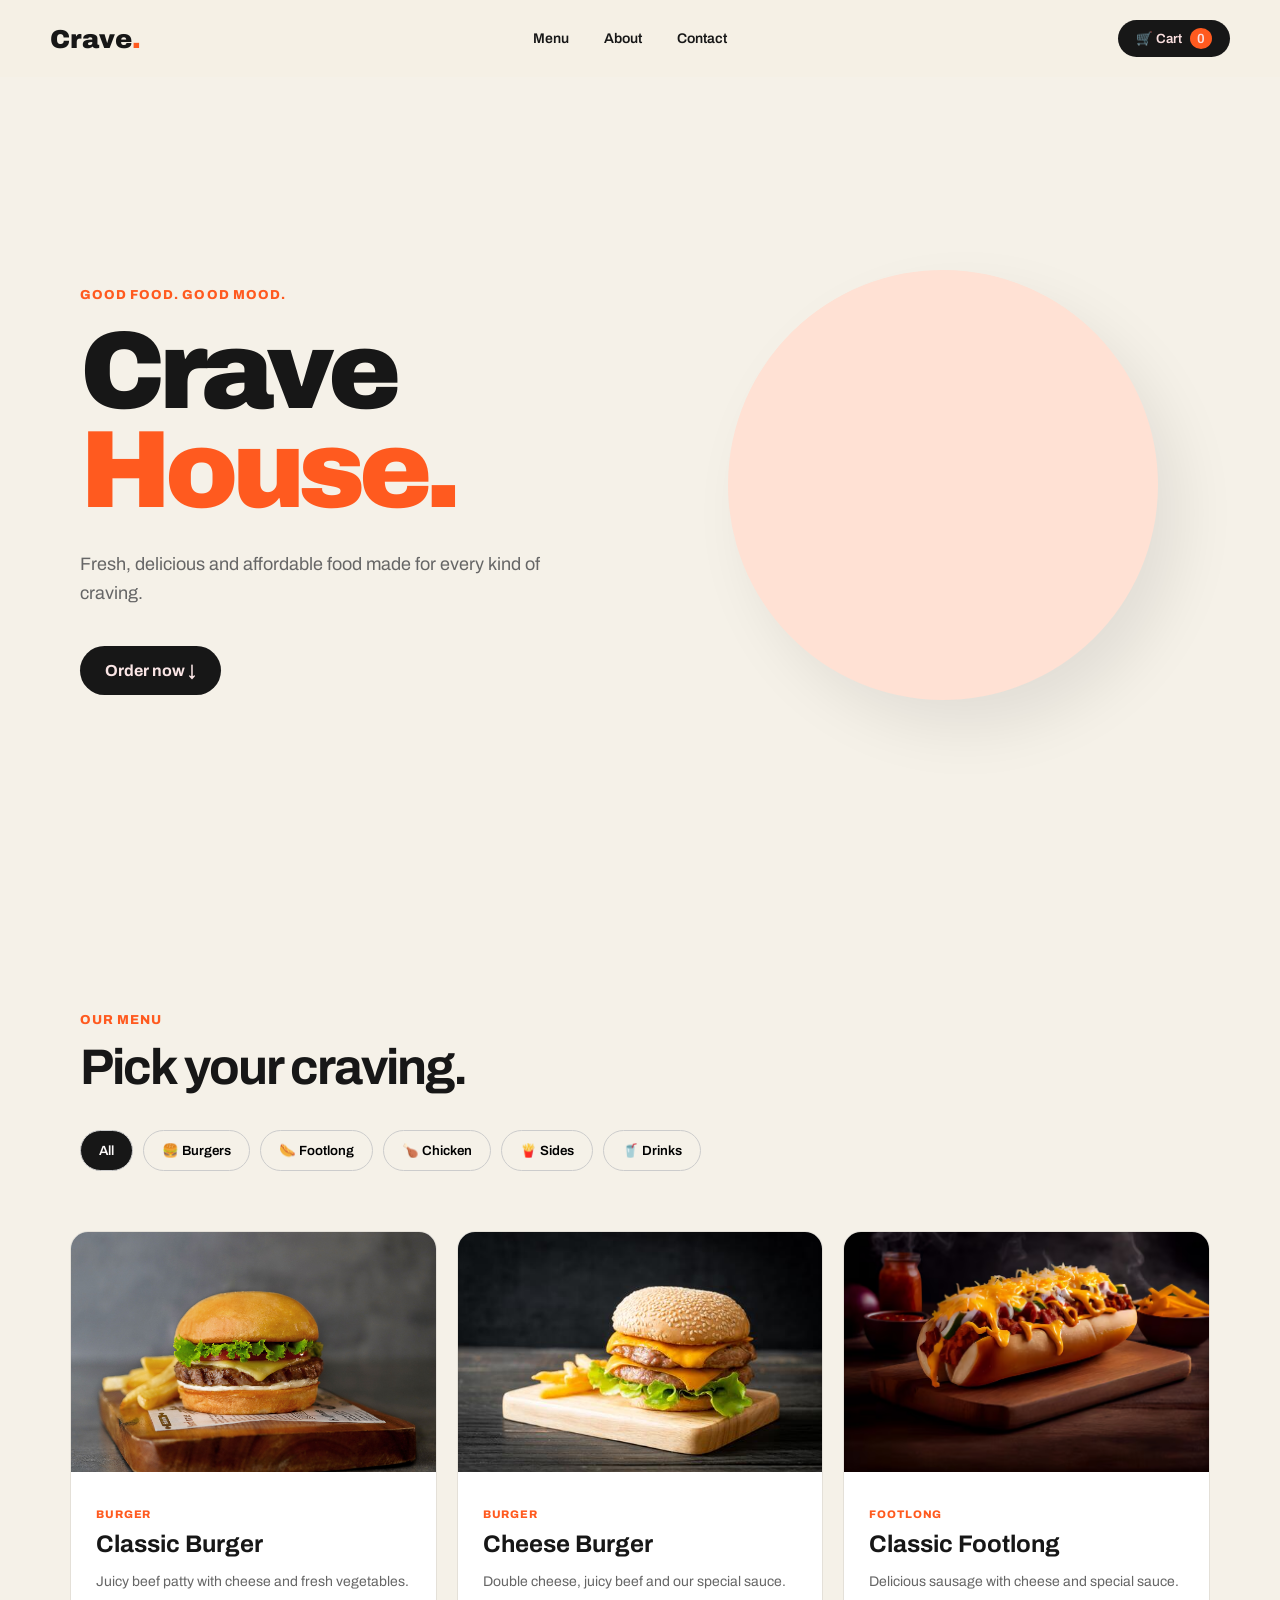
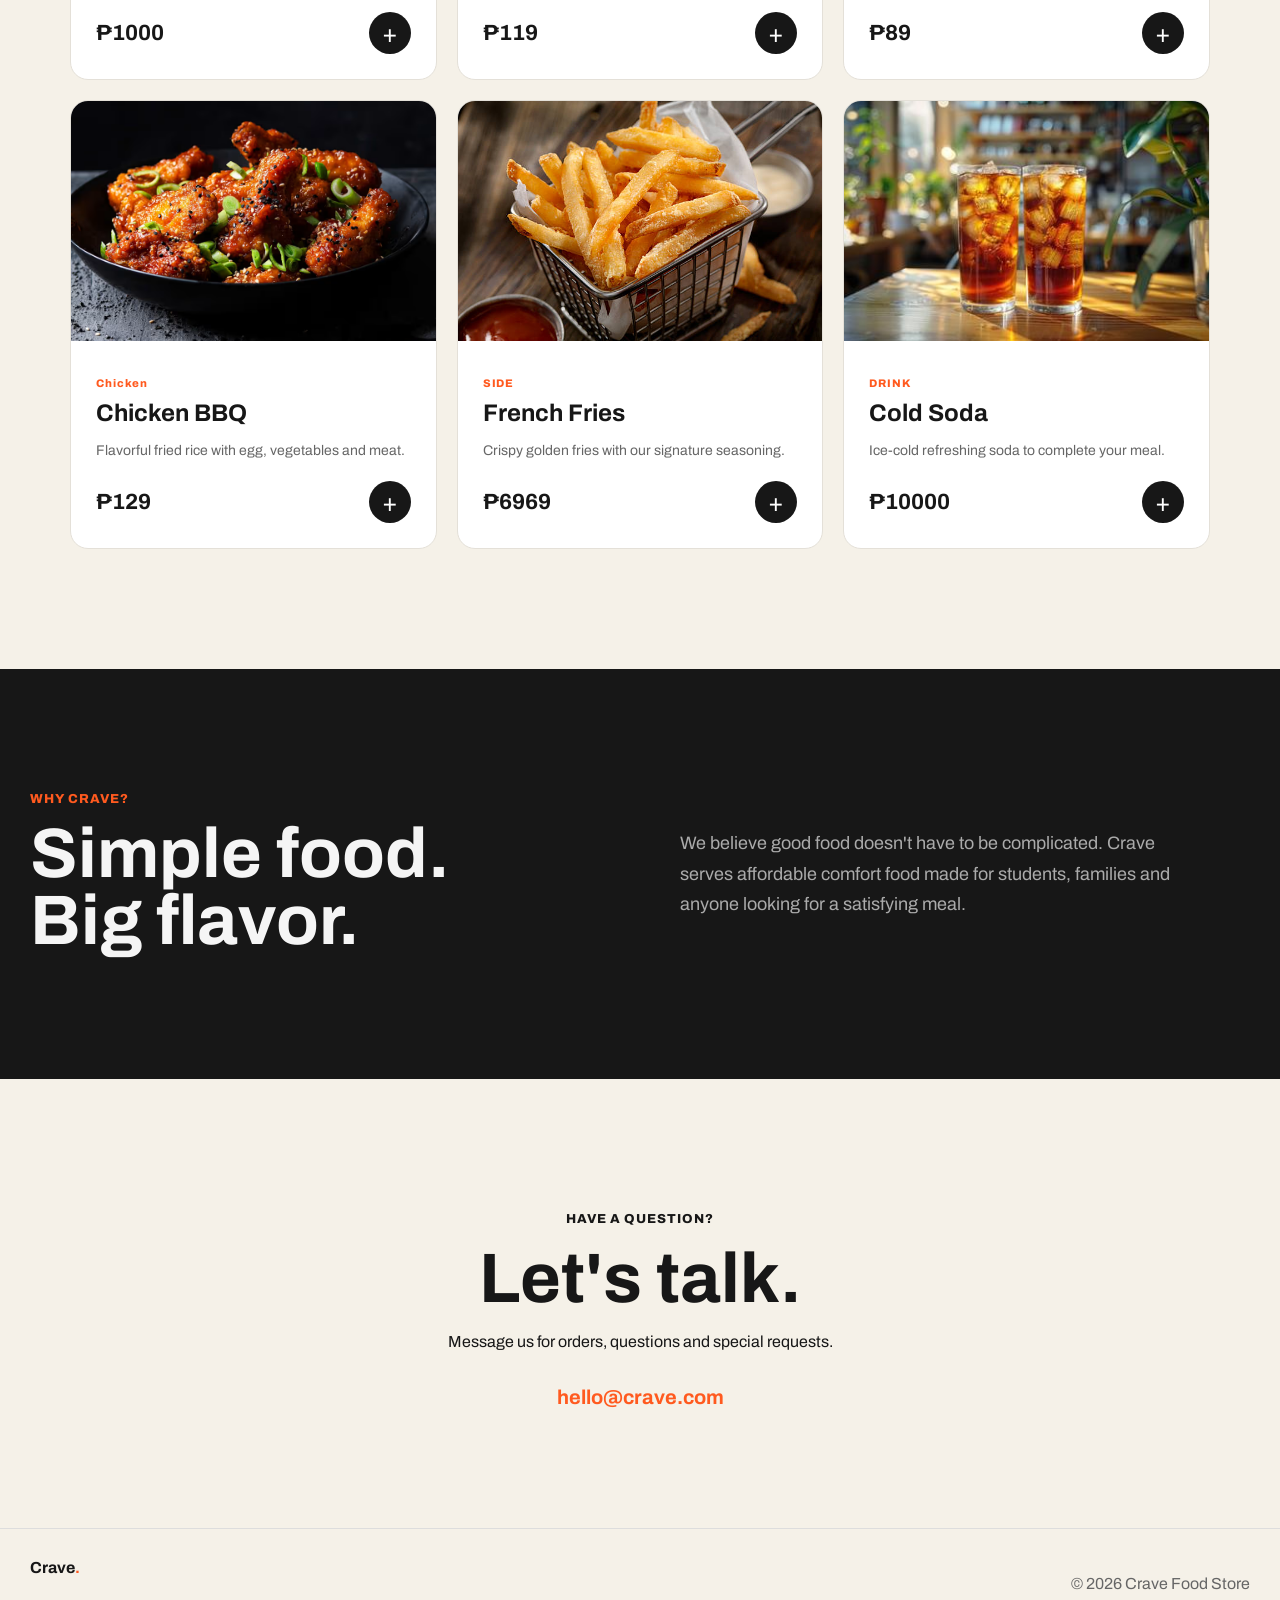
<file: index.html>
<!DOCTYPE html>
<html lang="en">
<head>
    <meta charset="UTF-8">
    <meta name="viewport" content="width=device-width, initial-scale=1.0">

    <title>Crave — Food Store</title>

    <link rel="preconnect" href="https://fonts.googleapis.com">
    <link rel="preconnect" href="https://fonts.gstatic.com" crossorigin>

    <link href="https://fonts.googleapis.com/css2?family=Archivo:wght@400;500;600;700;800;900&display=swap" rel="stylesheet">

    <link rel="stylesheet" href="hello.css">
    <script src="hello.js"></script>

</body>

</html>
</head>

<body>

    <!-- NAVIGATION -->
    <header class="nav">
        <div class="nav-inner">

            <a href="#" class="logo">Crave<span>.</span></a>

            <nav class="nav-links">
                <a href="#menu">Menu</a>
                <a href="#about">About</a>
                <a href="#contact">Contact</a>
            </nav>

            <button class="cart-button" onclick="openCart()">
                🛒 Cart
                <span id="cartCount">0</span>
            </button>

        </div>
    </header>


    <!-- first page -->
    <section class="hero">

        <div class="hero-content">

            <p class="eyebrow">GOOD FOOD. GOOD MOOD.</p>

            <h1>
                Crave<br>
                <span>House.</span>
            </h1>

            <p class="hero-text">
                Fresh, delicious and affordable food made for every kind of craving.
            </p>

            <a href="#menu" class="hero-button">
                Order now ↓
            </a>

        </div>

        <div class="hero-food">
            <div class="food-circle">
                
            </div>
        </div>

    </section>


    <!-- Category -->
    <section class="categories" id="menu">

        <div class="section-header">
            <p class="eyebrow">OUR MENU</p>
            <h2>Pick your craving.</h2>
        </div>

        <div class="category-buttons">

            <button onclick="filterProducts('all')" class="active">
                All
            </button>

            <button onclick="filterProducts('burger')">
                🍔 Burgers
            </button>

            <button onclick="filterProducts('footlong')">
                🌭 Footlong
            </button>

            <button onclick="filterProducts('rice')">
                🍗 Chicken
            </button>

            <button onclick="filterProducts('sides')">
                🍟 Sides
            </button>

            <button onclick="filterProducts('drinks')">
                🥤 Drinks
            </button>

        </div>

    </section>


    <!-- PRODUCTS -->
    <section class="products">

        <div class="product-grid" id="productGrid">

            <!-- BURGER -->
            <article class="product-card" data-category="burger"
                onclick="showProduct(1)">

                <div class="product-image burger">                  
                    <img src="./CLASSIC BURGER.jpg" alt="Classic Burger">

                </div>

                <div class="product-info">

                    <p class="product-category">BURGER</p>

                    <h3>Classic Burger</h3>

                    <p class="description">
                        Juicy beef patty with cheese and fresh vegetables.
                    </p>

                    <div class="product-bottom">
                        <strong>₱1000</strong>

                        <button onclick="event.stopPropagation(); addToCart(1)">
                            +
                        </button>
                    </div>

                </div>

            </article>


            <!-- CHEESEBURGER -->
            <article class="product-card" data-category="burger"
                onclick="showProduct(2)">

                <div class="product-image cheeseburger">
                    <img src="./chess burger.jpg" alt="chesseburger">
            
                </div>

                <div class="product-info">

                    <p class="product-category">BURGER</p>

                    <h3>Cheese Burger</h3>

                    <p class="description">
                        Double cheese, juicy beef and our special sauce.
                    </p>

                    <div class="product-bottom">
                        <strong>₱119</strong>

                        <button onclick="event.stopPropagation(); addToCart(2)">
                            +
                        </button>
                    </div>

                </div>

            </article>


            <!-- FOOTLONG -->
            <article class="product-card" data-category="footlong"
                onclick="showProduct(3)">

               <div class="product-image footlong"> 
                    <img src="./footlong.avif" alt="footlong">

               </div>

                <div class="product-info">

                    <p class="product-category">FOOTLONG</p>

                    <h3>Classic Footlong</h3>

                    <p class="description">
                        Delicious sausage with cheese and special sauce.
                    </p>

                    <div class="product-bottom">
                        <strong>₱89</strong>

                        <button onclick="event.stopPropagation(); addToCart(3)">
                            +
                        </button>
                    </div>

                </div>

            </article>


            <!-- chicken -->
            <article class="product-card" data-category="rice"
                onclick="showProduct(4)">

                <div class="product-image rice"> 
                    <img src="./chicken.avif" alt="Chicken">

                </div>

                <div class="product-info">

                    <p class="product-category">Chicken</p>

                    <h3>Chicken BBQ</h3>

                    <p class="description">
                        Flavorful fried rice with egg, vegetables and meat.
                    </p>

                    <div class="product-bottom">
                        <strong>₱129</strong>

                        <button onclick="event.stopPropagation(); addToCart(4)">
                            +
                        </button>
                    </div>

                </div>

            </article>


            <!-- FRIES -->
            <article class="product-card" data-category="sides"
                onclick="showProduct(5)">

                <div class="product-image fries"> 
                    <img src="./french fries.jpg" alt="french fries">

                </div>

                <div class="product-info">

                    <p class="product-category">SIDE</p>
                    

                    <h3>French Fries</h3>

                    <p class="description">
                        Crispy golden fries with our signature seasoning.
                    </p>

                    <div class="product-bottom">
                        <strong>₱6969</strong>

                        <button onclick="event.stopPropagation(); addToCart(5)">
                            +
                        </button>
                    </div>

                </div>

            </article>


            <!-- DRINK -->
            <article class="product-card" data-category="drinks"
                onclick="showProduct(6)">

                <div class="product-image drink">
                    <img src="./cold soda.jpg" alt="cold soda">

                </div>

                <div class="product-info">

                    <p class="product-category">DRINK</p>

                    <h3>Cold Soda</h3>

                    <p class="description">
                        Ice-cold refreshing soda to complete your meal.
                    </p>

                    <div class="product-bottom">
                        <strong>₱10000</strong>

                        <button onclick="event.stopPropagation(); addToCart(6)">
                            +
                        </button>
                    </div>

                </div>

            </article>

        </div>

    </section>

<!-- about-->

    <section class="about" id="about">

        <div>
            <p class="eyebrow">WHY CRAVE?</p>

            <h2>
                Simple food.<br>
                Big flavor.
            </h2>
        </div>

        <p>
            We believe good food doesn't have to be complicated.
            Crave serves affordable comfort food made for students,
            families and anyone looking for a satisfying meal.
        </p>

    </section>


    <!-- CONTACT -->
    <section class="contact" id="contact">

        <p class="eyebrow">HAVE A QUESTION?</p>

        <h2>Let's talk.</h2>

        <p>Message us for orders, questions and special requests.</p>

        <a href="mailto:hello@crave.com">
            hello@crave.com
        </a>

    </section>


    <!-- PRODUCT DETAILS MODAL -->
    <div class="modal" id="productModal">

        <div class="modal-content">

            <button class="close" onclick="closeProduct()">
                ×
            </button>

            <div class="modal-image" id="modalImage">
                🍔
            </div>

            <div class="modal-info">

                <p class="product-category" id="modalCategory">
                    BURGER
                </p>

                <h2 id="modalName">
                    Classic Burger
                </h2>

                <p id="modalDescription">
                    Delicious burger.
                </p>

                <h3 id="modalPrice">
                    ₱99
                </h3>

                <div class="quantity">

                    <button onclick="changeQuantity(-1)">
                        −
                    </button>

                    <span id="quantity">
                        1
                    </span>

                    <button onclick="changeQuantity(1)">
                        +
                    </button>

                </div>

                <button class="add-button" onclick="addModalToCart()">
                    Add to Cart
                </button>

            </div>

        </div>

    </div>


    <!-- CART -->
    <div class="cart-modal" id="cartModal">

        <div class="cart-content">

            <div class="cart-header">

                <h2>Your Cart</h2>

                <button onclick="closeCart()">
                    ×
                </button>

            </div>

            <div id="cartItems">
                <p class="empty-cart">
                    Your cart is empty.
                </p>
            </div>

            <div class="cart-total">

                <span>Total</span>

                <strong id="cartTotal">
                    ₱0
                </strong>

            </div>

            <button class="checkout" onclick="checkout()">
                Place Order
            </button>

        </div>

    </div>


    <!-- last -->
    <footer>

        <strong>Crave<span>.</span></strong>

        <p>© 2026 Crave Food Store</p>

    </footer>

    
<div id="toast" class="toast hidden">
  <p id="toast-message"></p>
</div>



</body>
</html>
</file>
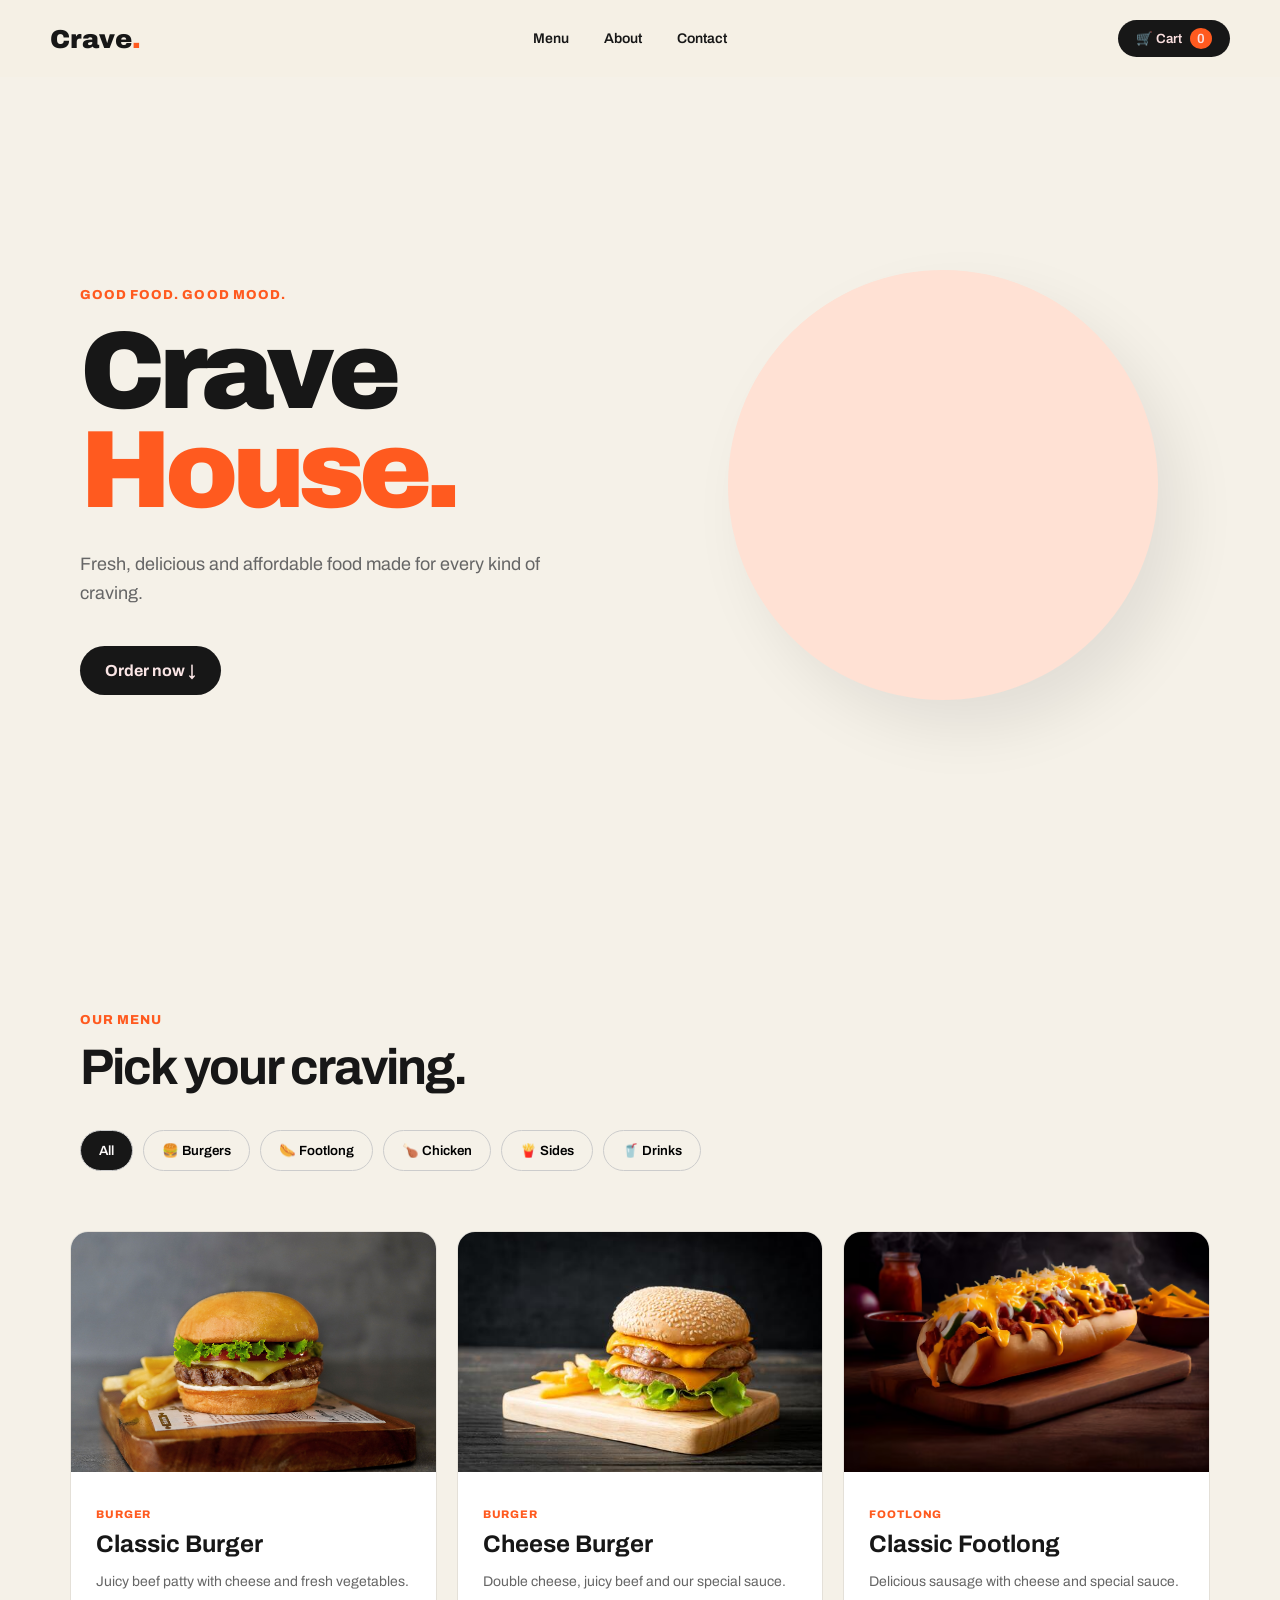
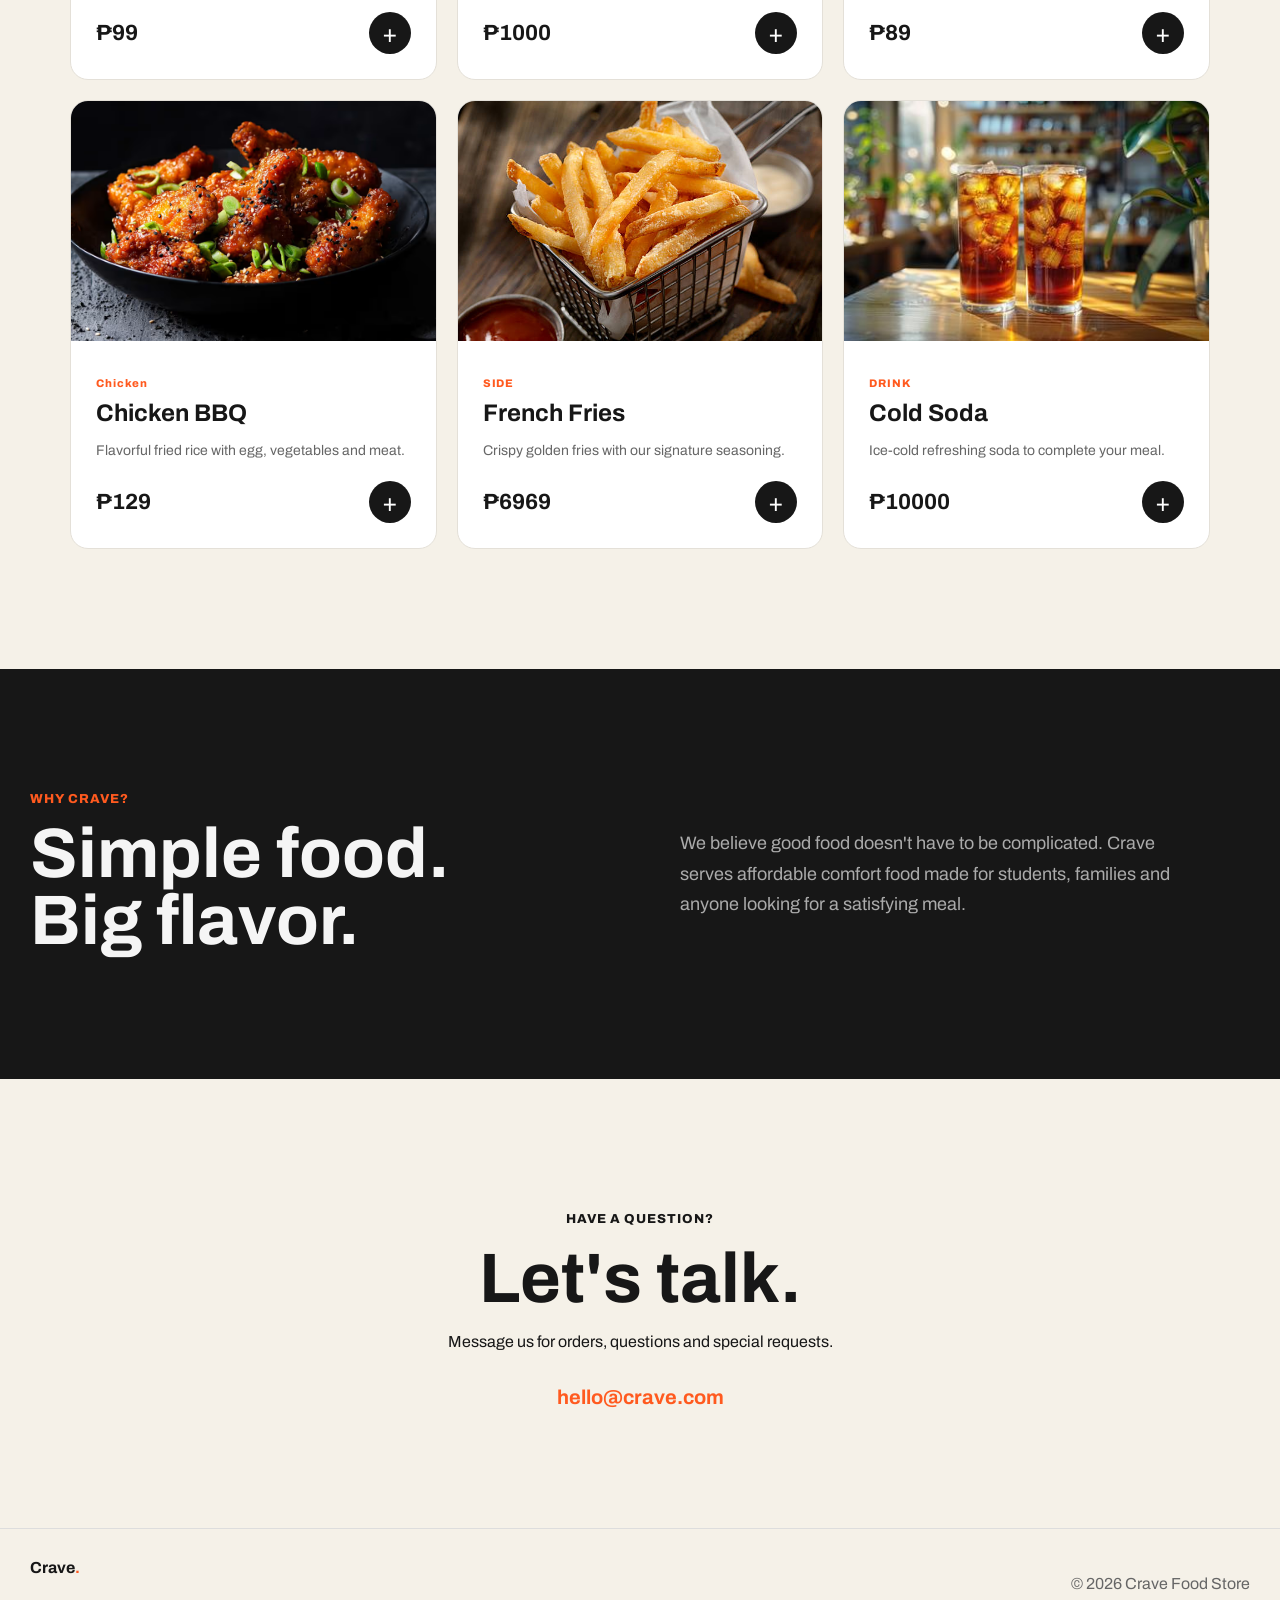
<file: hello.html>
<!DOCTYPE html>
<html lang="en">
<head>
    <meta charset="UTF-8">
    <meta name="viewport" content="width=device-width, initial-scale=1.0">

    <title>Crave — Food Store</title>

    <link rel="preconnect" href="https://fonts.googleapis.com">
    <link rel="preconnect" href="https://fonts.gstatic.com" crossorigin>

    <link href="https://fonts.googleapis.com/css2?family=Archivo:wght@400;500;600;700;800;900&display=swap" rel="stylesheet">

    <link rel="stylesheet" href="hello.css">
    <script src="hello.js"></script>

</body>

</html>
</head>

<body>

    <!-- NAVIGATION -->
    <header class="nav">
        <div class="nav-inner">

            <a href="#" class="logo">Crave<span>.</span></a>

            <nav class="nav-links">
                <a href="#menu">Menu</a>
                <a href="#about">About</a>
                <a href="#contact">Contact</a>
            </nav>

            <button class="cart-button" onclick="openCart()">
                🛒 Cart
                <span id="cartCount">0</span>
            </button>

        </div>
    </header>


    <!-- first page -->
    <section class="hero">

        <div class="hero-content">

            <p class="eyebrow">GOOD FOOD. GOOD MOOD.</p>

            <h1>
                Crave<br>
                <span>House.</span>
            </h1>

            <p class="hero-text">
                Fresh, delicious and affordable food made for every kind of craving.
            </p>

            <a href="#menu" class="hero-button">
                Order now ↓
            </a>

        </div>

        <div class="hero-food">
            <div class="food-circle">
                
            </div>
        </div>

    </section>


    <!-- Category -->
    <section class="categories" id="menu">

        <div class="section-header">
            <p class="eyebrow">OUR MENU</p>
            <h2>Pick your craving.</h2>
        </div>

        <div class="category-buttons">

            <button onclick="filterProducts('all')" class="active">
                All
            </button>

            <button onclick="filterProducts('burger')">
                🍔 Burgers
            </button>

            <button onclick="filterProducts('footlong')">
                🌭 Footlong
            </button>

            <button onclick="filterProducts('rice')">
                🍗 Chicken
            </button>

            <button onclick="filterProducts('sides')">
                🍟 Sides
            </button>

            <button onclick="filterProducts('drinks')">
                🥤 Drinks
            </button>

        </div>

    </section>


    <!-- PRODUCTS -->
    <section class="products">

        <div class="product-grid" id="productGrid">

            <!-- BURGER -->
            <article class="product-card" data-category="burger"
                onclick="showProduct(1)">

                <div class="product-image burger">                  
                    <img src="./CLASSIC BURGER.jpg" alt="Classic Burger">

                </div>

                <div class="product-info">

                    <p class="product-category">BURGER</p>

                    <h3>Classic Burger</h3>

                    <p class="description">
                        Juicy beef patty with cheese and fresh vegetables.
                    </p>

                    <div class="product-bottom">
                        <strong>₱99</strong>

                        <button onclick="event.stopPropagation(); addToCart(1)">
                            +
                        </button>
                    </div>

                </div>

            </article>


            <!-- CHEESEBURGER -->
            <article class="product-card" data-category="burger"
                onclick="showProduct(2)">

                <div class="product-image cheeseburger">
                    <img src="./chess burger.jpg" alt="chesseburger">
            
                </div>

                <div class="product-info">

                    <p class="product-category">BURGER</p>

                    <h3>Cheese Burger</h3>

                    <p class="description">
                        Double cheese, juicy beef and our special sauce.
                    </p>

                    <div class="product-bottom">
                        <strong>₱1000</strong>

                        <button onclick="event.stopPropagation(); addToCart(2)">
                            +
                        </button>
                    </div>

                </div>

            </article>


            <!-- FOOTLONG -->
            <article class="product-card" data-category="footlong"
                onclick="showProduct(3)">

               <div class="product-image footlong"> 
                    <img src="./footlong.avif" alt="footlong">

               </div>

                <div class="product-info">

                    <p class="product-category">FOOTLONG</p>

                    <h3>Classic Footlong</h3>

                    <p class="description">
                        Delicious sausage with cheese and special sauce.
                    </p>

                    <div class="product-bottom">
                        <strong>₱89</strong>

                        <button onclick="event.stopPropagation(); addToCart(3)">
                            +
                        </button>
                    </div>

                </div>

            </article>


            <!-- chicken -->
            <article class="product-card" data-category="rice"
                onclick="showProduct(4)">

                <div class="product-image rice"> 
                    <img src="./chicken.avif" alt="Chicken">

                </div>

                <div class="product-info">

                    <p class="product-category">Chicken</p>

                    <h3>Chicken BBQ</h3>

                    <p class="description">
                        Flavorful fried rice with egg, vegetables and meat.
                    </p>

                    <div class="product-bottom">
                        <strong>₱129</strong>

                        <button onclick="event.stopPropagation(); addToCart(4)">
                            +
                        </button>
                    </div>

                </div>

            </article>


            <!-- FRIES -->
            <article class="product-card" data-category="sides"
                onclick="showProduct(5)">

                <div class="product-image fries"> 
                    <img src="./french fries.jpg" alt="french fries">

                </div>

                <div class="product-info">

                    <p class="product-category">SIDE</p>
                    

                    <h3>French Fries</h3>

                    <p class="description">
                        Crispy golden fries with our signature seasoning.
                    </p>

                    <div class="product-bottom">
                        <strong>₱6969</strong>

                        <button onclick="event.stopPropagation(); addToCart(5)">
                            +
                        </button>
                    </div>

                </div>

            </article>


            <!-- DRINK -->
            <article class="product-card" data-category="drinks"
                onclick="showProduct(6)">

                <div class="product-image drink">
                    <img src="./cold soda.jpg" alt="cold soda">

                </div>

                <div class="product-info">

                    <p class="product-category">DRINK</p>

                    <h3>Cold Soda</h3>

                    <p class="description">
                        Ice-cold refreshing soda to complete your meal.
                    </p>

                    <div class="product-bottom">
                        <strong>₱10000</strong>

                        <button onclick="event.stopPropagation(); addToCart(6)">
                            +
                        </button>
                    </div>

                </div>

            </article>

        </div>

    </section>

<!-- about-->

    <section class="about" id="about">

        <div>
            <p class="eyebrow">WHY CRAVE?</p>

            <h2>
                Simple food.<br>
                Big flavor.
            </h2>
        </div>

        <p>
            We believe good food doesn't have to be complicated.
            Crave serves affordable comfort food made for students,
            families and anyone looking for a satisfying meal.
        </p>

    </section>


    <!-- CONTACT -->
    <section class="contact" id="contact">

        <p class="eyebrow">HAVE A QUESTION?</p>

        <h2>Let's talk.</h2>

        <p>Message us for orders, questions and special requests.</p>

        <a href="mailto:hello@crave.com">
            hello@crave.com
        </a>

    </section>


    <!-- PRODUCT DETAILS MODAL -->
    <div class="modal" id="productModal">

        <div class="modal-content">

            <button class="close" onclick="closeProduct()">
                ×
            </button>

            <div class="modal-image" id="modalImage">
                🍔
            </div>

            <div class="modal-info">

                <p class="product-category" id="modalCategory">
                    BURGER
                </p>

                <h2 id="modalName">
                    Classic Burger
                </h2>

                <p id="modalDescription">
                    Delicious burger.
                </p>

                <h3 id="modalPrice">
                    ₱99
                </h3>

                <div class="quantity">

                    <button onclick="changeQuantity(-1)">
                        −
                    </button>

                    <span id="quantity">
                        1
                    </span>

                    <button onclick="changeQuantity(1)">
                        +
                    </button>

                </div>

                <button class="add-button" onclick="addModalToCart()">
                    Add to Cart
                </button>

            </div>

        </div>

    </div>


    <!-- CART -->
    <div class="cart-modal" id="cartModal">

        <div class="cart-content">

            <div class="cart-header">

                <h2>Your Cart</h2>

                <button onclick="closeCart()">
                    ×
                </button>

            </div>

            <div id="cartItems">
                <p class="empty-cart">
                    Your cart is empty.
                </p>
            </div>

            <div class="cart-total">

                <span>Total</span>

                <strong id="cartTotal">
                    ₱0
                </strong>

            </div>

            <button class="checkout" onclick="checkout()">
                Place Order
            </button>

        </div>

    </div>


    <!-- last -->
    <footer>

        <strong>Crave<span>.</span></strong>

        <p>© 2026 Crave Food Store</p>

    </footer>

    
<div id="toast" class="toast hidden">
  <p id="toast-message"></p>
</div>



</body>
</html>
</file>
<file: hello.css>
/*1st page background*/

:root {
    --background: #f5f1e8;
    --white: #ffffff; 
    --black: #171717;  /*all black front*/
    --gray: #666;      /*all gray front*/
    --accent: #ff5a1f; /*all orange front*/
    --light-orange: #ffe1d4;    /*circle*/
}

* {
    box-sizing: border-box;
}

html {
    scroll-behavior: smooth;
}

/*font for CRAVE HOUSE 1st PAGE*/

body {
    margin: 0;
    background: var(--background);
    color: var(--black);
    font-family: "archivo", sans-serif;
}

a {
    color: inherit;
    text-decoration: none;
}

button {
    font-family: inherit;
    cursor: pointer;
}

/* navigation */

.nav {
    position: fixed;
    top: 0;
    width: 100%;
    z-index: 100;
    padding: 20px 30px;
    background: rgba(245, 240, 228, 0.85);
}

.nav-inner {
    max-width: 1180px;
    margin: auto;

    display: flex;
    align-items: center;
    justify-content: space-between;
}
      /*CRAVE*/
.logo {
    font-size: 26px;
    font-weight: 900;
}

.logo span,
footer span {
    color: var(--accent);
}

/*menu about conatct*/

.nav-links {
    display: flex;
    gap: 35px;
}

.nav-links a {
    font-size: 14px;
    font-weight: 600;
}

.nav-links a:hover {
    color: var(--accent);
}

/*CART*/

.cart-button {
    border: none;
    background: var(--black);
    color: rgb(250, 223, 223);

    padding: 11px 18px;
    border-radius: 30px;

    font-weight: 600;
}

.cart-button span {
    background: var(--accent);
    border-radius: 50%;
    padding: 3px 7px;
    margin-left: 5px;
}


/*HERO(spacing 1st page inner)*/

.hero {
    min-height: 100vh;
    max-width: 1180px;
    margin: auto;

    padding: 150px 30px 80px;

    display: grid;
    grid-template-columns: 1.1fr 1fr;
    align-items: center;
    gap: 40px;
}
    /*Good mood good food*/
.eyebrow {
    color: var(--accent);
    font-size: 13px;
    font-weight: 800;
    letter-spacing: 0.08em;
}
/*font size for Crave house*/

.hero h1 {
    font-size: clamp(60px, 9vw, 110px);
    line-height: 0.9;
    letter-spacing: -0.06em;
    margin: 20px 0 30px;
    font-weight: 900;
}

.hero h1 span {
    color: var(--accent);
}

/*text below crave house*/

.hero-text {
    max-width: 480px;
    color: var(--gray);
    font-size: 18px;
    line-height: 1.6;
}
    /*order Button*/

.hero-button {
    display: inline-block;
    margin-top: 20px;

    background: var(--black);
    color: rgb(250, 229, 229);

    padding: 16px 25px;
    border-radius: 30px;

    font-weight: 700;
}

.hero-button:hover {
    background: var(--accent);
}


/* FOOD CIRCLE */

.hero-food {
    display: flex;
    justify-content: center;
}

/*design for the circle */

.food-circle {
    width: min(430px, 80vw);
    height: min(430px, 80vw);

    border-radius: 50%;

    background: var(--light-orange);

    display: flex;
    align-items: center;
    justify-content: center;

    font-size: 180px;

    transform: rotate(-5deg);
    box-shadow: 20px 30px 60px rgba(0, 0, 0, 0.08);
}


/*CATEGORY*/

.categories {
    max-width: 1180px;
    margin: auto;
    padding: 100px 30px 30px;
}
/*PICK YOURE CRAVING*/

.section-header h2 {
    font-size: 50px;
    margin: 10px 0 35px;
    letter-spacing: -0.04em;
}

.category-buttons {
    display: flex;
    gap: 10px;
    flex-wrap: wrap;
}

.category-buttons button {
    border: 1px solid #ccc;
    background: transparent;

    padding: 12px 18px;
    border-radius: 30px;

    font-weight: 600;
}

.category-buttons button:hover,
.category-buttons button.active {
    background: var(--black);
    color: rgb(252, 249, 249);
}


/*PRODUCTS*/

.products {
    max-width: 1200px;
    margin: auto;
    padding: 30px 30px 120px;
}

.product-grid {
    display: grid;
    grid-template-columns: repeat(3, 1fr);
    gap: 20px;
}
/*product lower background size*/

.product-card {
    background: var(--white);
    border-radius: 18px;
    overflow: hidden;

    border: 1px solid #e4e0d8;

    transition: transform 0.3s, box-shadow 0.3s;
}

/*transition of product on click*/
.product-card:hover {
    transform: translateY(-10px);
    box-shadow: 0 20px 40px rgba(0, 0, 0, 0.1);
}
/*product upper background size*/

.product-image {
    height: 240px;

    display: flex;
    align-items: center;
    justify-content: center;

    font-size: 110px;
}
/*All food image*/

.product-image img {
    width: 100%;
    height: 100%;
    object-fit: cover;
}


/*size for the details of product*/

.product-info {
    padding: 25px;
}
/*size for product category(orange)*/

.product-category {
    font-size: 11px;
    color: var(--accent);
    font-weight: 800;
    letter-spacing: 0.08em;
}
/*name of the product(black)*/

.product-info h3 {
    font-size: 24px;
    margin: 8px 0;
}

.description {
    color: var(--gray);
    line-height: 1.5;
    font-size: 14px;
}
/*price*/

.product-bottom {
    display: flex;
    align-items: center;
    justify-content: space-between;

    margin-top: 20px;
}
/*price size*/

.product-bottom strong {
    font-size: 22px;
}
/*add to cart buton*/

.product-bottom button {
    width: 42px;
    height: 42px;

    border: none;
    border-radius: 50%;

    background: var(--black);
    color: white;

    font-size: 25px;
}

.product-bottom button:hover {
    background: var(--accent);
}


    /*ABOUT*/

.about {
    background: var(--black);
    color: rgb(245, 245, 245);      /*simple food big flavor*/
    padding: 110px 30px;
    display: grid;
    grid-template-columns: 1fr 1fr;
    gap: 80px;

    align-items: center;
}

.about h2 {
    font-size: clamp(40px, 6vw, 70px);
    line-height: 0.95;
    margin: 15px 0;
}

.about > p {
    color: #aaa;
    font-size: 18px;
    line-height: 1.7;
    max-width: 500px;
}


/*CONTACT*/

.contact {
    padding: 120px 30px;
    text-align: center;
}
/*LETS TALK*/
.contact h2 {
    font-size: 70px;
    margin: 15px 0;
}

.contact p {
    color: var(--grey); /*paragraph*/
}

/*helo@cracvve.*/
.contact a {
    display: inline-block;
    margin-top: 20px;

    font-size: 20px;
    font-weight: 700;

    color: var(--accent);
}


/*PRODUCT MODAL*/

.modal {
    position: fixed;
    inset: 0;

    background: rgba(0, 0, 0, 0.55);

    display: none;
    align-items: center;
    justify-content: center;

    z-index: 300;

    padding: 20px;
}

.modal.show {
    display: flex;
}
/*modal pic right side*/
.modal-content {
    width: min(850px, 100%);

    background: white;
    border-radius: 20px;

    overflow: hidden;

    display: grid;
    grid-template-columns: 1fr 1fr;

    position: relative;
}
/*closed button*/
.close {
    position: absolute;
    right: 20px;
    top: 15px;

    border: none;
    background: white;

    font-size: 30px;

    z-index: 2;
}

/*modal pic left side*/

.modal-image {
    min-height: 450px;
    display: flex;
    align-items: center;
    justify-content: center;
    background: var(--light-orange);
    font-size: 150px;
}

.modal-image img {
    width: 100%;
    height: 100%;
    object-fit: cover;
}

.modal-info {
    padding: 60px 40px;
}

.modal-info h2 {
    font-size: 40px;
    margin: 10px 0;
}

.modal-info p:not(.product-category) {
    color: var(--gray);
    line-height: 1.6;
}
/*price*/
.modal-info h3 {
    font-size: 28px;
}
/*quantity spacing*/
.quantity {
    display: flex;
    align-items: center;
    gap: 20px;

    margin: 25px 0;
}
/*button*/
.quantity button {
    width: 40px;
    height: 40px;

    border: 1px solid #ccc;
    border-radius: 50%;

    background: white;

    font-size: 20px;
}

.quantity span {
    font-weight: 700;
}
/*add to cart button*/
.add-button,
.checkout {
    width: 100%;

    padding: 16px;

    border: none;
    border-radius: 30px;

    background: var(--black);
    color: white;

    font-weight: 700;
}

.add-button:hover,
.checkout:hover {
    background: var(--accent);
}


/*INSIDE CART*/

.cart-modal {
    position: fixed;
    inset: 0;

    background: rgba(225, 225, 225, 0.5);

    display: none;

    justify-content: flex-end;

    z-index: 400;
}

.cart-modal.show {
    display: flex;
}

/*INSIDE CART SIZE*/
.cart-content {
    width: min(600px, 100%);
    background: var(--background);

    height: 100%;

    padding: 30px;

    overflow-y: auto;
}

.cart-header {
    display: flex;
    justify-content: space-between;
    align-items: center;
}
/*YOURE CART*/
.cart-header h2 {
    font-size: 30px;
}

.cart-header button {
    border: none;
    background: none;    /*exit button*/
    font-size: 30px;
}

/*add to cart item*/
.cart-item {
    background: white;
    padding: 18px;

    margin: 15px 0;

    border-radius: 12px;

    display: flex;
    justify-content: space-between;
    align-items: center;
}

.cart-item h4 {
    margin: 0 0 10px;       /*spacing*/
}

.cart-item p {
    margin: 0;
    color: var(--gray);
}

        /*(-)(+)*/
.cart-controls {
    display: flex;
    align-items: center;
    gap: 10px;   
}

.cart-controls button {
    width: 28px;
    height: 28px;

    border: none;
    border-radius: 50%;

    background: var(--black);
    color: white;
}
        /*TOTAL*/
.cart-total {
    border-top: 1px solid #ccc;

    margin-top: 30px;
    padding-top: 20px;

    display: flex;
    justify-content: space-between;

    font-size: 20px;
}

.empty-cart {
    color: var(--gray);
    text-align: center;
    margin-top: 60px;      /*space*/
}


/*FOOTER*/

footer {
    padding: 30px;
    border-top: 1px solid #ddd;

    display: flex;
    justify-content: space-between;

    color: var(--gray);
}

footer strong {
    color: var(--black);    /*CRAVE LOWER SIDE*/
}

/*SHRINKING SIZE*/

@media (max-width: 800px) {

    .nav-links {
        display: none;
    }

    .hero {
        grid-template-columns: 1fr;
        padding-top: 130px;
        text-align: center;
    }

    .hero-text {
        margin: auto;
    }

    .hero-button {
        margin-top: 25px;
    }

    .food-circle {
        font-size: 120px;
    }

    .product-grid {
        grid-template-columns: 1fr 1fr;
    }

    .about {
        grid-template-columns: 1fr;
        gap: 30px;
    }

    .modal-content {
        grid-template-columns: 1fr;
        max-height: 90vh;
        overflow-y: auto;
    }

    .modal-image {
        min-height: 250px;
        font-size: 100px;
    }

    .modal-info {
        padding: 30px;
    }
}


@media (max-width: 550px) {

    .product-grid {
        grid-template-columns: 1fr;
    }

    .section-header h2 {
        font-size: 40px;
    }

    .hero h1 {
        font-size: 65px;
    }

    .contact h2 {
        font-size: 50px;
    }

    footer {
        flex-direction: column;
    }
}


.toast {
  position: fixed;
  bottom: 100px;
  left: 50%;
  transform: translateX(-50%) translateY(20px);
  background: #2ecc71;
  color: white;
  padding: 16px 24px;
  border-radius: 10px;
  box-shadow: 0 4px 12px rgba(0,0,0,0.2);
  font-family: sans-serif;
  font-size: 15px;
  opacity: 0;
  pointer-events: none;
  transition: opacity 0.3s ease, transform 0.3s ease;
  z-index: 1000;
}

.toast.show {
  opacity: 1;
  transform: translateX(-50%) translateY(0);
  pointer-events: auto;
}

.toast.error {
  background: #e74c3c;
}
</file>
